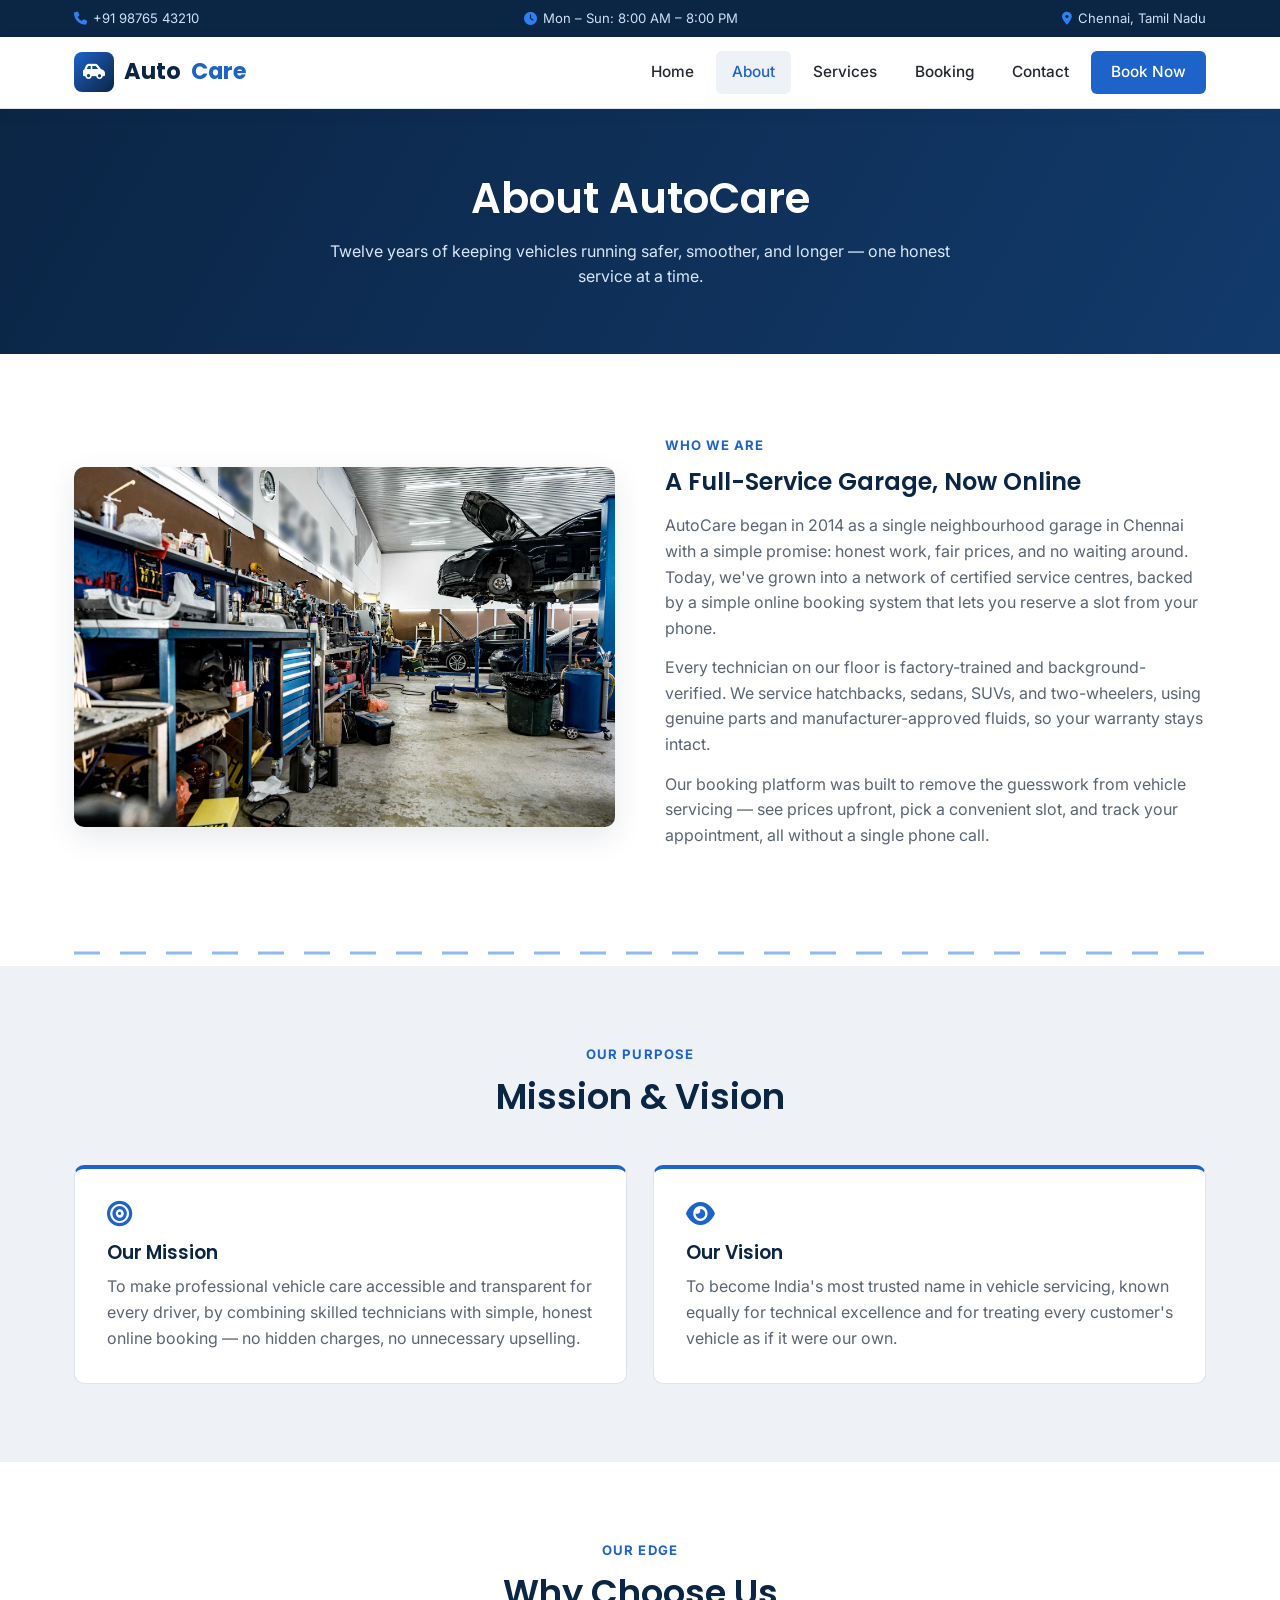
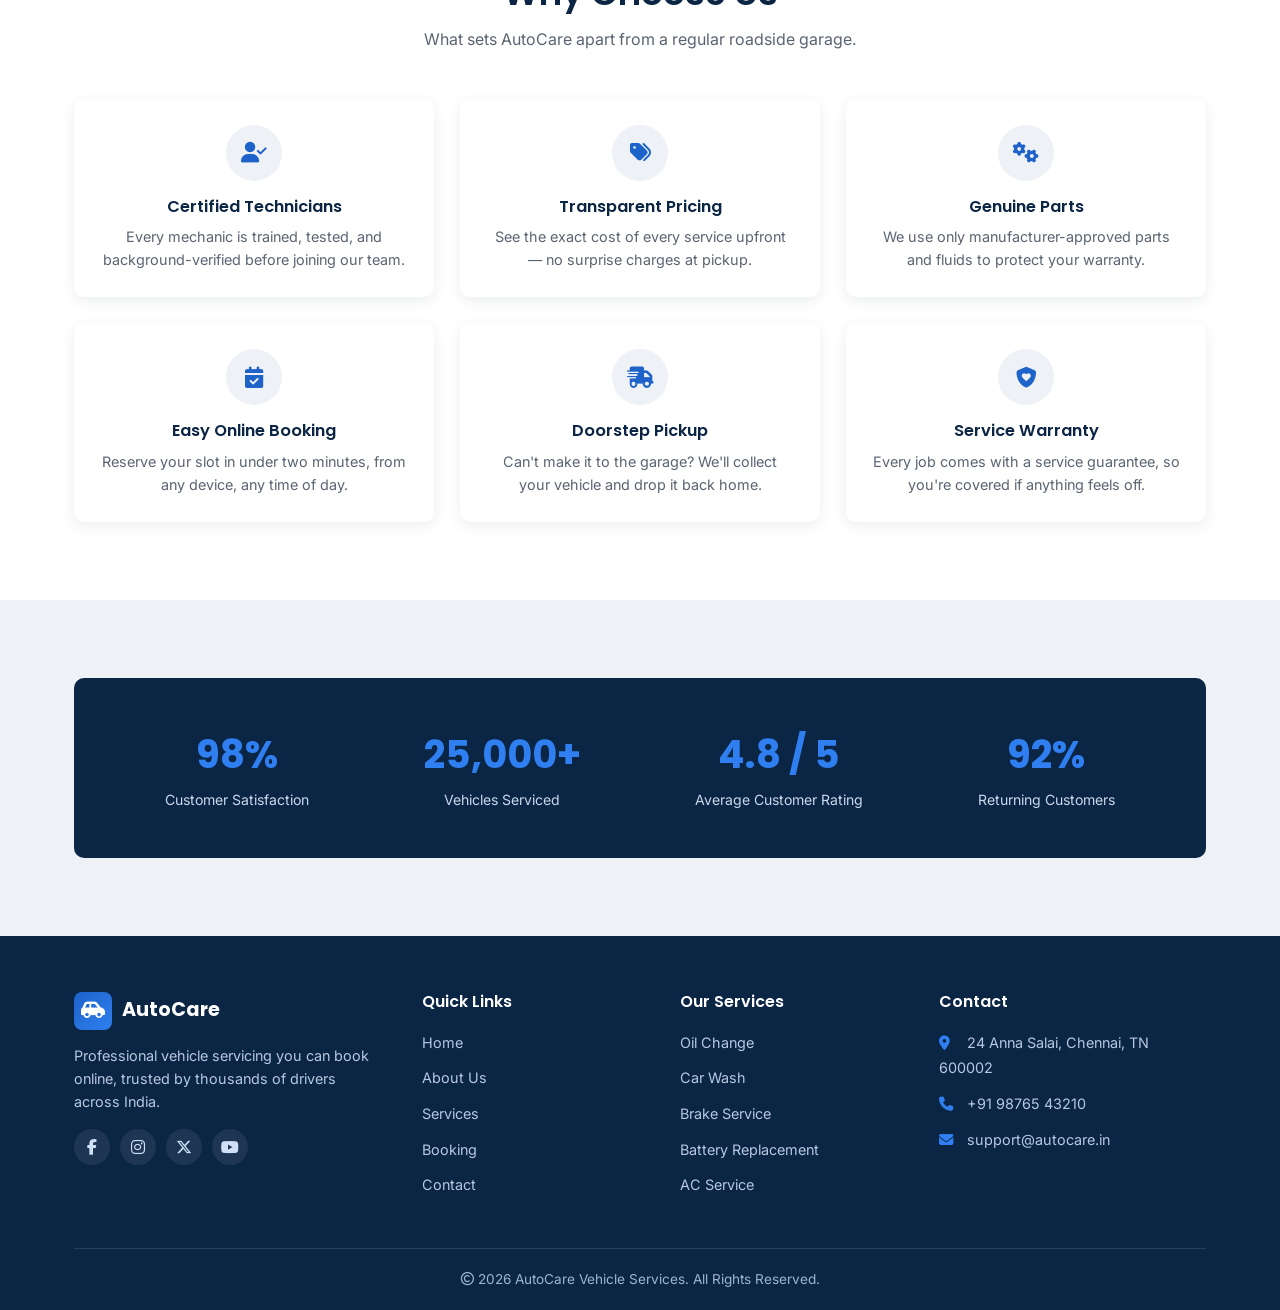
<file: about.html>
<!DOCTYPE html>
<html lang="en">
<head>
<meta charset="UTF-8">
<meta name="viewport" content="width=device-width, initial-scale=1.0">
<title>About Us | AutoCare</title>
<link rel="preconnect" href="https://fonts.googleapis.com">
<link href="https://fonts.googleapis.com/css2?family=Poppins:wght@500;600;700&family=Inter:wght@400;500;600&display=swap" rel="stylesheet">
<link rel="stylesheet" href="https://cdnjs.cloudflare.com/ajax/libs/font-awesome/6.5.1/css/all.min.css">
<link rel="stylesheet" href="style.css">
</head>
<body>

<div class="top-strip">
  <div class="container">
    <span><i class="fa-solid fa-phone"></i> +91 98765 43210</span>
    <span><i class="fa-solid fa-clock"></i> Mon – Sun: 8:00 AM – 8:00 PM</span>
    <span><i class="fa-solid fa-location-dot"></i> Chennai, Tamil Nadu</span>
  </div>
</div>

<header class="navbar">
  <nav class="nav-inner">
    <a href="index.html" class="brand">
      <span class="brand-icon"><i class="fa-solid fa-car-side"></i></span>
      Auto<span>Care</span>
    </a>
    <input type="checkbox" id="nav-toggle" class="nav-toggle-checkbox">
    <label for="nav-toggle" class="nav-toggle-label"><i class="fa-solid fa-bars"></i></label>
    <ul class="nav-links">
      <li><a href="index.html">Home</a></li>
      <li><a href="about.html" class="active">About</a></li>
      <li><a href="services.html">Services</a></li>
      <li><a href="booking.html">Booking</a></li>
      <li><a href="contact.html">Contact</a></li>
      <li><a href="booking.html" class="nav-cta">Book Now</a></li>
    </ul>
  </nav>
</header>

<section class="about-hero">
  <div class="container">
    <h1>About AutoCare</h1>
    <p>Twelve years of keeping vehicles running safer, smoother, and longer — one honest service at a time.</p>
  </div>
</section>

<section>
  <div class="container">
    <div class="about-flex">
      <div class="about-media">
        <img src="images/about.jpg" alt="AutoCare workshop and technicians at work">
      </div>
      <div class="about-text">
        <span class="eyebrow">Who We Are</span>
        <h2>A Full-Service Garage, Now Online</h2>
        <p>AutoCare began in 2014 as a single neighbourhood garage in Chennai with a simple promise: honest work, fair prices, and no waiting around. Today, we've grown into a network of certified service centres, backed by a simple online booking system that lets you reserve a slot from your phone.</p>
        <p>Every technician on our floor is factory-trained and background-verified. We service hatchbacks, sedans, SUVs, and two-wheelers, using genuine parts and manufacturer-approved fluids, so your warranty stays intact.</p>
        <p>Our booking platform was built to remove the guesswork from vehicle servicing — see prices upfront, pick a convenient slot, and track your appointment, all without a single phone call.</p>
      </div>
    </div>
  </div>
</section>

<div class="road-divider"></div>

<section class="section-alt">
  <div class="container">
    <div class="section-head">
      <span class="eyebrow">Our Purpose</span>
      <h2>Mission &amp; Vision</h2>
    </div>
    <div class="mv-grid">
      <div class="mv-card">
        <i class="fa-solid fa-bullseye"></i>
        <h3>Our Mission</h3>
        <p>To make professional vehicle care accessible and transparent for every driver, by combining skilled technicians with simple, honest online booking — no hidden charges, no unnecessary upselling.</p>
      </div>
      <div class="mv-card">
        <i class="fa-solid fa-eye"></i>
        <h3>Our Vision</h3>
        <p>To become India's most trusted name in vehicle servicing, known equally for technical excellence and for treating every customer's vehicle as if it were our own.</p>
      </div>
    </div>
  </div>
</section>

<section>
  <div class="container">
    <div class="section-head">
      <span class="eyebrow">Our Edge</span>
      <h2>Why Choose Us</h2>
      <p>What sets AutoCare apart from a regular roadside garage.</p>
    </div>
    <div class="why-grid">
      <div class="why-item">
        <i class="fa-solid fa-user-check"></i>
        <h4>Certified Technicians</h4>
        <p>Every mechanic is trained, tested, and background-verified before joining our team.</p>
      </div>
      <div class="why-item">
        <i class="fa-solid fa-tags"></i>
        <h4>Transparent Pricing</h4>
        <p>See the exact cost of every service upfront — no surprise charges at pickup.</p>
      </div>
      <div class="why-item">
        <i class="fa-solid fa-gears"></i>
        <h4>Genuine Parts</h4>
        <p>We use only manufacturer-approved parts and fluids to protect your warranty.</p>
      </div>
      <div class="why-item">
        <i class="fa-solid fa-calendar-check"></i>
        <h4>Easy Online Booking</h4>
        <p>Reserve your slot in under two minutes, from any device, any time of day.</p>
      </div>
      <div class="why-item">
        <i class="fa-solid fa-truck-fast"></i>
        <h4>Doorstep Pickup</h4>
        <p>Can't make it to the garage? We'll collect your vehicle and drop it back home.</p>
      </div>
      <div class="why-item">
        <i class="fa-solid fa-shield-heart"></i>
        <h4>Service Warranty</h4>
        <p>Every job comes with a service guarantee, so you're covered if anything feels off.</p>
      </div>
    </div>
  </div>
</section>

<section class="section-alt">
  <div class="container">
    <div class="satisfaction-panel">
      <div>
        <div class="num">98%</div>
        <div class="label">Customer Satisfaction</div>
      </div>
      <div>
        <div class="num">25,000+</div>
        <div class="label">Vehicles Serviced</div>
      </div>
      <div>
        <div class="num">4.8 / 5</div>
        <div class="label">Average Customer Rating</div>
      </div>
      <div>
        <div class="num">92%</div>
        <div class="label">Returning Customers</div>
      </div>
    </div>
  </div>
</section>

<footer class="site-footer">
  <div class="container">
    <div class="footer-grid">
      <div class="footer-col">
        <div class="footer-brand">
          <span class="brand-icon"><i class="fa-solid fa-car-side"></i></span>
          <span>AutoCare</span>
        </div>
        <p>Professional vehicle servicing you can book online, trusted by thousands of drivers across India.</p>
        <div class="social-row">
          <a href="#"><i class="fa-brands fa-facebook-f"></i></a>
          <a href="#"><i class="fa-brands fa-instagram"></i></a>
          <a href="#"><i class="fa-brands fa-x-twitter"></i></a>
          <a href="#"><i class="fa-brands fa-youtube"></i></a>
        </div>
      </div>
      <div class="footer-col">
        <h4>Quick Links</h4>
        <ul>
          <li><a href="index.html">Home</a></li>
          <li><a href="about.html">About Us</a></li>
          <li><a href="services.html">Services</a></li>
          <li><a href="booking.html">Booking</a></li>
          <li><a href="contact.html">Contact</a></li>
        </ul>
      </div>
      <div class="footer-col">
        <h4>Our Services</h4>
        <ul>
          <li><a href="services.html">Oil Change</a></li>
          <li><a href="services.html">Car Wash</a></li>
          <li><a href="services.html">Brake Service</a></li>
          <li><a href="services.html">Battery Replacement</a></li>
          <li><a href="services.html">AC Service</a></li>
        </ul>
      </div>
      <div class="footer-col">
        <h4>Contact</h4>
        <ul>
          <li><a href="#"><i class="fa-solid fa-location-dot"></i> 24 Anna Salai, Chennai, TN 600002</a></li>
          <li><a href="tel:+919876543210"><i class="fa-solid fa-phone"></i> +91 98765 43210</a></li>
          <li><a href="mailto:support@autocare.in"><i class="fa-solid fa-envelope"></i> support@autocare.in</a></li>
        </ul>
      </div>
    </div>
    <div class="footer-bottom">
      <i class="fa-regular fa-copyright"></i> 2026 AutoCare Vehicle Services. All Rights Reserved.
    </div>
  </div>
</footer>

</body>
</html>
</file>
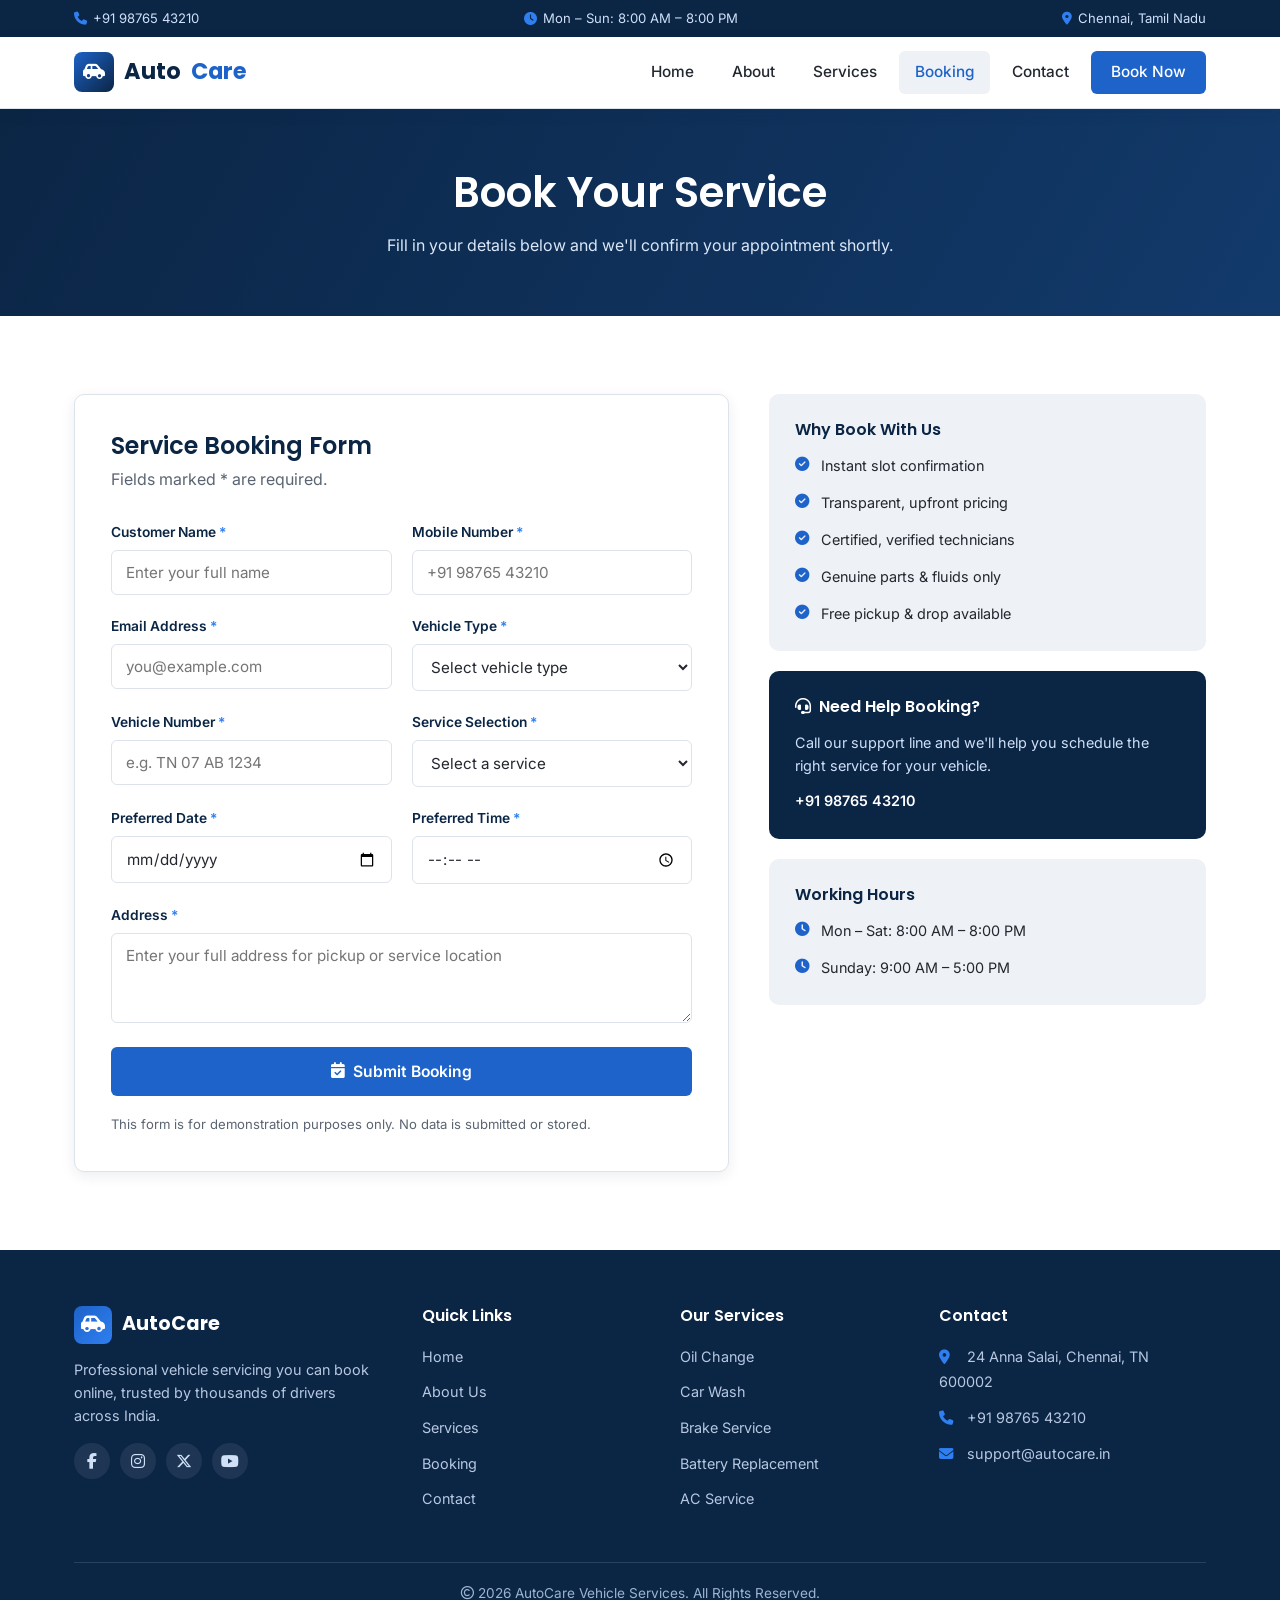
<file: booking.html>
<!DOCTYPE html>
<html lang="en">
<head>
<meta charset="UTF-8">
<meta name="viewport" content="width=device-width, initial-scale=1.0">
<title>Book a Service | AutoCare</title>
<link rel="preconnect" href="https://fonts.googleapis.com">
<link href="https://fonts.googleapis.com/css2?family=Poppins:wght@500;600;700&family=Inter:wght@400;500;600&display=swap" rel="stylesheet">
<link rel="stylesheet" href="https://cdnjs.cloudflare.com/ajax/libs/font-awesome/6.5.1/css/all.min.css">
<link rel="stylesheet" href="style.css">
</head>
<body>

<div class="top-strip">
  <div class="container">
    <span><i class="fa-solid fa-phone"></i> +91 98765 43210</span>
    <span><i class="fa-solid fa-clock"></i> Mon – Sun: 8:00 AM – 8:00 PM</span>
    <span><i class="fa-solid fa-location-dot"></i> Chennai, Tamil Nadu</span>
  </div>
</div>

<header class="navbar">
  <nav class="nav-inner">
    <a href="index.html" class="brand">
      <span class="brand-icon"><i class="fa-solid fa-car-side"></i></span>
      Auto<span>Care</span>
    </a>
    <input type="checkbox" id="nav-toggle" class="nav-toggle-checkbox">
    <label for="nav-toggle" class="nav-toggle-label"><i class="fa-solid fa-bars"></i></label>
    <ul class="nav-links">
      <li><a href="index.html">Home</a></li>
      <li><a href="about.html">About</a></li>
      <li><a href="services.html">Services</a></li>
      <li><a href="booking.html" class="active">Booking</a></li>
      <li><a href="contact.html">Contact</a></li>
      <li><a href="booking.html" class="nav-cta">Book Now</a></li>
    </ul>
  </nav>
</header>

<section class="services-hero">
  <div class="container">
    <h1>Book Your Service</h1>
    <p>Fill in your details below and we'll confirm your appointment shortly.</p>
  </div>
</section>

<section>
  <div class="container">
    <div class="booking-wrap">

      <div class="form-card">
        <h2>Service Booking Form</h2>
        <p>Fields marked <span class="req">*</span> are required.</p>

        <form action="#" method="post">
          <div class="form-grid">

            <div class="form-group">
              <label for="cname">Customer Name <span class="req">*</span></label>
              <input type="text" id="cname" name="customer_name" placeholder="Enter your full name" required>
            </div>

            <div class="form-group">
              <label for="mobile">Mobile Number <span class="req">*</span></label>
              <input type="tel" id="mobile" name="mobile_number" placeholder="+91 98765 43210" pattern="[0-9+ ]{10,15}" required>
            </div>

            <div class="form-group">
              <label for="email">Email Address <span class="req">*</span></label>
              <input type="email" id="email" name="email" placeholder="you@example.com" required>
            </div>

            <div class="form-group">
              <label for="vtype">Vehicle Type <span class="req">*</span></label>
              <select id="vtype" name="vehicle_type" required>
                <option value="" selected disabled>Select vehicle type</option>
                <option value="hatchback">Hatchback</option>
                <option value="sedan">Sedan</option>
                <option value="suv">SUV</option>
                <option value="two-wheeler">Two-Wheeler</option>
                <option value="commercial">Commercial Vehicle</option>
              </select>
            </div>

            <div class="form-group">
              <label for="vnumber">Vehicle Number <span class="req">*</span></label>
              <input type="text" id="vnumber" name="vehicle_number" placeholder="e.g. TN 07 AB 1234" required>
            </div>

            <div class="form-group">
              <label for="service">Service Selection <span class="req">*</span></label>
              <select id="service" name="service_selection" required>
                <option value="" selected disabled>Select a service</option>
                <option value="oil-change">Oil Change – ₹999</option>
                <option value="car-wash">Car Wash – ₹499</option>
                <option value="brake-service">Brake Service – ₹2,499</option>
                <option value="engine-check">Engine Check – ₹1,999</option>
                <option value="battery-replacement">Battery Replacement – ₹4,999</option>
                <option value="ac-service">AC Service – ₹1,499</option>
              </select>
            </div>

            <div class="form-group">
              <label for="pdate">Preferred Date <span class="req">*</span></label>
              <input type="date" id="pdate" name="preferred_date" required>
            </div>

            <div class="form-group">
              <label for="ptime">Preferred Time <span class="req">*</span></label>
              <input type="time" id="ptime" name="preferred_time" required>
            </div>

            <div class="form-group full">
              <label for="address">Address <span class="req">*</span></label>
              <textarea id="address" name="address" placeholder="Enter your full address for pickup or service location" required></textarea>
            </div>

          </div>

          <button type="submit" class="btn btn-primary btn-block" style="margin-top:24px;">
            <i class="fa-solid fa-calendar-check"></i> Submit Booking
          </button>

          <p class="form-note">This form is for demonstration purposes only. No data is submitted or stored.</p>
        </form>
      </div>

      <div class="booking-side">
        <div class="info-card">
          <h4>Why Book With Us</h4>
          <ul class="info-list">
            <li><i class="fa-solid fa-check-circle"></i> Instant slot confirmation</li>
            <li><i class="fa-solid fa-check-circle"></i> Transparent, upfront pricing</li>
            <li><i class="fa-solid fa-check-circle"></i> Certified, verified technicians</li>
            <li><i class="fa-solid fa-check-circle"></i> Genuine parts &amp; fluids only</li>
            <li><i class="fa-solid fa-check-circle"></i> Free pickup &amp; drop available</li>
          </ul>
        </div>

        <div class="info-card dark">
          <h4><i class="fa-solid fa-headset"></i>&nbsp; Need Help Booking?</h4>
          <p>Call our support line and we'll help you schedule the right service for your vehicle.</p>
          <p style="margin-top:12px;font-weight:600;color:#fff;">+91 98765 43210</p>
        </div>

        <div class="info-card">
          <h4>Working Hours</h4>
          <ul class="info-list">
            <li><i class="fa-solid fa-clock"></i> Mon – Sat: 8:00 AM – 8:00 PM</li>
            <li><i class="fa-solid fa-clock"></i> Sunday: 9:00 AM – 5:00 PM</li>
          </ul>
        </div>
      </div>

    </div>
  </div>
</section>

<footer class="site-footer">
  <div class="container">
    <div class="footer-grid">
      <div class="footer-col">
        <div class="footer-brand">
          <span class="brand-icon"><i class="fa-solid fa-car-side"></i></span>
          <span>AutoCare</span>
        </div>
        <p>Professional vehicle servicing you can book online, trusted by thousands of drivers across India.</p>
        <div class="social-row">
          <a href="#"><i class="fa-brands fa-facebook-f"></i></a>
          <a href="#"><i class="fa-brands fa-instagram"></i></a>
          <a href="#"><i class="fa-brands fa-x-twitter"></i></a>
          <a href="#"><i class="fa-brands fa-youtube"></i></a>
        </div>
      </div>
      <div class="footer-col">
        <h4>Quick Links</h4>
        <ul>
          <li><a href="index.html">Home</a></li>
          <li><a href="about.html">About Us</a></li>
          <li><a href="services.html">Services</a></li>
          <li><a href="booking.html">Booking</a></li>
          <li><a href="contact.html">Contact</a></li>
        </ul>
      </div>
      <div class="footer-col">
        <h4>Our Services</h4>
        <ul>
          <li><a href="services.html">Oil Change</a></li>
          <li><a href="services.html">Car Wash</a></li>
          <li><a href="services.html">Brake Service</a></li>
          <li><a href="services.html">Battery Replacement</a></li>
          <li><a href="services.html">AC Service</a></li>
        </ul>
      </div>
      <div class="footer-col">
        <h4>Contact</h4>
        <ul>
          <li><a href="#"><i class="fa-solid fa-location-dot"></i> 24 Anna Salai, Chennai, TN 600002</a></li>
          <li><a href="tel:+919876543210"><i class="fa-solid fa-phone"></i> +91 98765 43210</a></li>
          <li><a href="mailto:support@autocare.in"><i class="fa-solid fa-envelope"></i> support@autocare.in</a></li>
        </ul>
      </div>
    </div>
    <div class="footer-bottom">
      <i class="fa-regular fa-copyright"></i> 2026 AutoCare Vehicle Services. All Rights Reserved.
    </div>
  </div>
</footer>

</body>
</html>
</file>
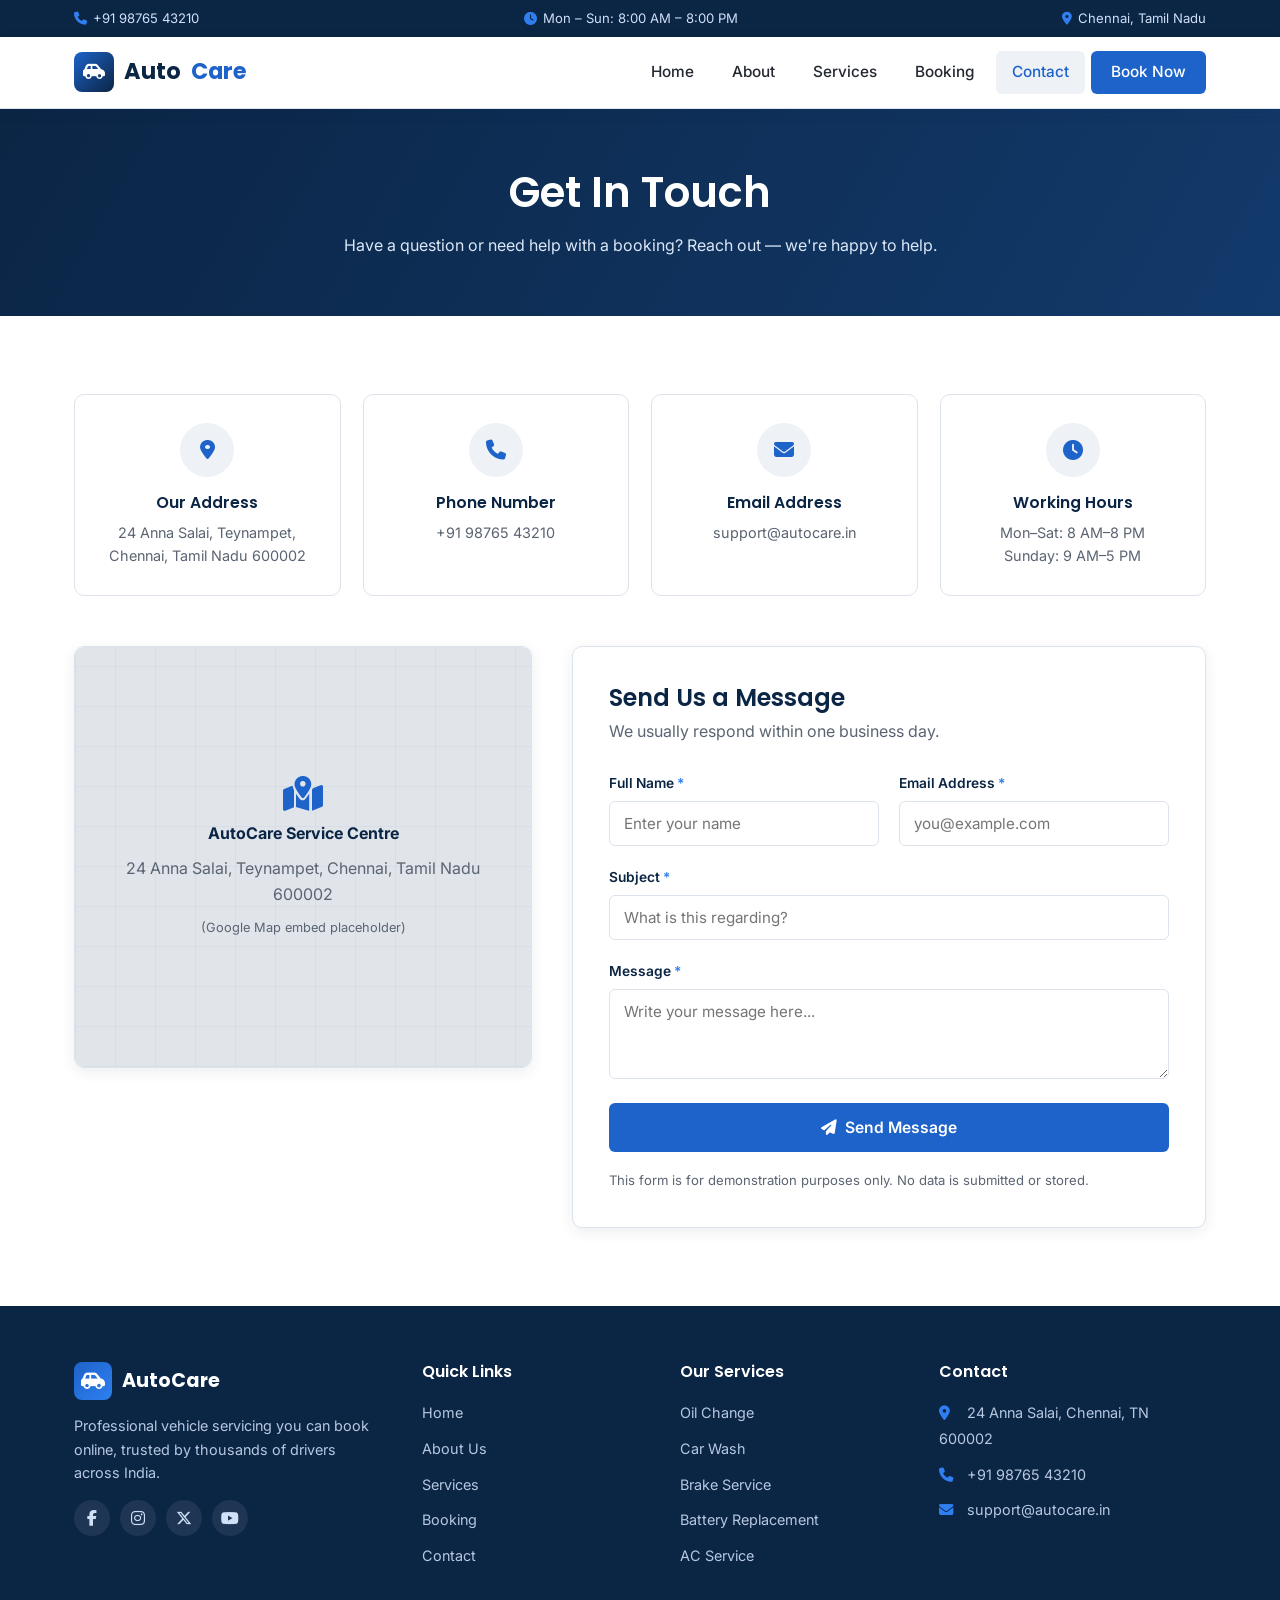
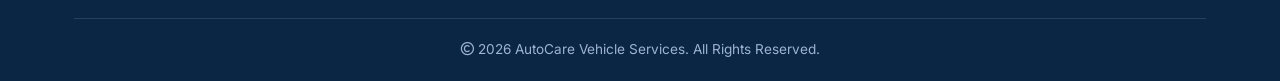
<file: contact.html>
<!DOCTYPE html>
<html lang="en">
<head>
<meta charset="UTF-8">
<meta name="viewport" content="width=device-width, initial-scale=1.0">
<title>Contact Us | AutoCare</title>
<link rel="preconnect" href="https://fonts.googleapis.com">
<link href="https://fonts.googleapis.com/css2?family=Poppins:wght@500;600;700&family=Inter:wght@400;500;600&display=swap" rel="stylesheet">
<link rel="stylesheet" href="https://cdnjs.cloudflare.com/ajax/libs/font-awesome/6.5.1/css/all.min.css">
<link rel="stylesheet" href="style.css">
</head>
<body>

<div class="top-strip">
  <div class="container">
    <span><i class="fa-solid fa-phone"></i> +91 98765 43210</span>
    <span><i class="fa-solid fa-clock"></i> Mon – Sun: 8:00 AM – 8:00 PM</span>
    <span><i class="fa-solid fa-location-dot"></i> Chennai, Tamil Nadu</span>
  </div>
</div>

<header class="navbar">
  <nav class="nav-inner">
    <a href="index.html" class="brand">
      <span class="brand-icon"><i class="fa-solid fa-car-side"></i></span>
      Auto<span>Care</span>
    </a>
    <input type="checkbox" id="nav-toggle" class="nav-toggle-checkbox">
    <label for="nav-toggle" class="nav-toggle-label"><i class="fa-solid fa-bars"></i></label>
    <ul class="nav-links">
      <li><a href="index.html">Home</a></li>
      <li><a href="about.html">About</a></li>
      <li><a href="services.html">Services</a></li>
      <li><a href="booking.html">Booking</a></li>
      <li><a href="contact.html" class="active">Contact</a></li>
      <li><a href="booking.html" class="nav-cta">Book Now</a></li>
    </ul>
  </nav>
</header>

<section class="contact-hero">
  <div class="container">
    <h1>Get In Touch</h1>
    <p>Have a question or need help with a booking? Reach out — we're happy to help.</p>
  </div>
</section>

<section>
  <div class="container">

    <div class="contact-grid">
      <div class="contact-info-card">
        <i class="fa-solid fa-location-dot"></i>
        <h4>Our Address</h4>
        <p>24 Anna Salai, Teynampet, Chennai, Tamil Nadu 600002</p>
      </div>
      <div class="contact-info-card">
        <i class="fa-solid fa-phone"></i>
        <h4>Phone Number</h4>
        <p>+91 98765 43210</p>
      </div>
      <div class="contact-info-card">
        <i class="fa-solid fa-envelope"></i>
        <h4>Email Address</h4>
        <p>support@autocare.in</p>
      </div>
      <div class="contact-info-card">
        <i class="fa-solid fa-clock"></i>
        <h4>Working Hours</h4>
        <p>Mon–Sat: 8 AM–8 PM<br>Sunday: 9 AM–5 PM</p>
      </div>
    </div>

    <div class="contact-split">

      <div class="map-wrap">
        <div class="map-placeholder">
          <i class="fa-solid fa-map-location-dot"></i>
          <strong>AutoCare Service Centre</strong>
          <span>24 Anna Salai, Teynampet, Chennai, Tamil Nadu 600002</span>
          <span style="font-size:0.8rem;">(Google Map embed placeholder)</span>
        </div>
      </div>

      <div class="form-card">
        <h2>Send Us a Message</h2>
        <p>We usually respond within one business day.</p>

        <form action="#" method="post">
          <div class="form-grid">
            <div class="form-group">
              <label for="fname">Full Name <span class="req">*</span></label>
              <input type="text" id="fname" name="full_name" placeholder="Enter your name" required>
            </div>
            <div class="form-group">
              <label for="femail">Email Address <span class="req">*</span></label>
              <input type="email" id="femail" name="email" placeholder="you@example.com" required>
            </div>
            <div class="form-group full">
              <label for="fsubject">Subject <span class="req">*</span></label>
              <input type="text" id="fsubject" name="subject" placeholder="What is this regarding?" required>
            </div>
            <div class="form-group full">
              <label for="fmessage">Message <span class="req">*</span></label>
              <textarea id="fmessage" name="message" placeholder="Write your message here..." required></textarea>
            </div>
          </div>
          <button type="submit" class="btn btn-primary btn-block" style="margin-top:24px;">
            <i class="fa-solid fa-paper-plane"></i> Send Message
          </button>
          <p class="form-note">This form is for demonstration purposes only. No data is submitted or stored.</p>
        </form>
      </div>

    </div>
  </div>
</section>

<footer class="site-footer">
  <div class="container">
    <div class="footer-grid">
      <div class="footer-col">
        <div class="footer-brand">
          <span class="brand-icon"><i class="fa-solid fa-car-side"></i></span>
          <span>AutoCare</span>
        </div>
        <p>Professional vehicle servicing you can book online, trusted by thousands of drivers across India.</p>
        <div class="social-row">
          <a href="#"><i class="fa-brands fa-facebook-f"></i></a>
          <a href="#"><i class="fa-brands fa-instagram"></i></a>
          <a href="#"><i class="fa-brands fa-x-twitter"></i></a>
          <a href="#"><i class="fa-brands fa-youtube"></i></a>
        </div>
      </div>
      <div class="footer-col">
        <h4>Quick Links</h4>
        <ul>
          <li><a href="index.html">Home</a></li>
          <li><a href="about.html">About Us</a></li>
          <li><a href="services.html">Services</a></li>
          <li><a href="booking.html">Booking</a></li>
          <li><a href="contact.html">Contact</a></li>
        </ul>
      </div>
      <div class="footer-col">
        <h4>Our Services</h4>
        <ul>
          <li><a href="services.html">Oil Change</a></li>
          <li><a href="services.html">Car Wash</a></li>
          <li><a href="services.html">Brake Service</a></li>
          <li><a href="services.html">Battery Replacement</a></li>
          <li><a href="services.html">AC Service</a></li>
        </ul>
      </div>
      <div class="footer-col">
        <h4>Contact</h4>
        <ul>
          <li><a href="#"><i class="fa-solid fa-location-dot"></i> 24 Anna Salai, Chennai, TN 600002</a></li>
          <li><a href="tel:+919876543210"><i class="fa-solid fa-phone"></i> +91 98765 43210</a></li>
          <li><a href="mailto:support@autocare.in"><i class="fa-solid fa-envelope"></i> support@autocare.in</a></li>
        </ul>
      </div>
    </div>
    <div class="footer-bottom">
      <i class="fa-regular fa-copyright"></i> 2026 AutoCare Vehicle Services. All Rights Reserved.
    </div>
  </div>
</footer>

</body>
</html>
</file>
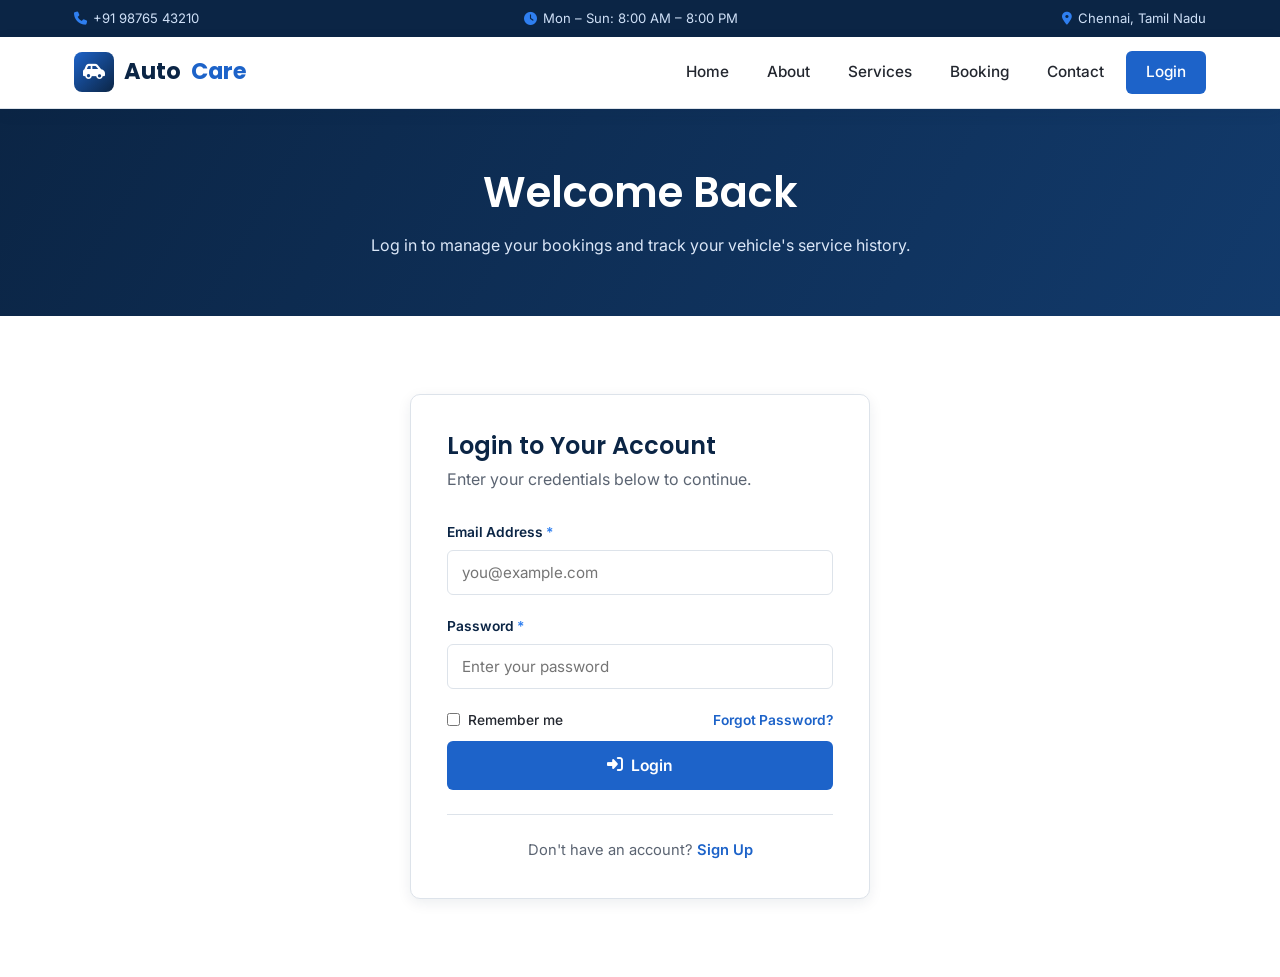
<file: login.html>
<!DOCTYPE html>
<html lang="en">
<head>
<meta charset="UTF-8">
<meta name="viewport" content="width=device-width, initial-scale=1.0">
<title>Login | AutoCare</title>
<link rel="preconnect" href="https://fonts.googleapis.com">
<link href="https://fonts.googleapis.com/css2?family=Poppins:wght@500;600;700&family=Inter:wght@400;500;600&display=swap" rel="stylesheet">
<link rel="stylesheet" href="https://cdnjs.cloudflare.com/ajax/libs/font-awesome/6.5.1/css/all.min.css">
<link rel="stylesheet" href="style.css">
</head>
<body>

<div class="top-strip">
  <div class="container">
    <span><i class="fa-solid fa-phone"></i> +91 98765 43210</span>
    <span><i class="fa-solid fa-clock"></i> Mon – Sun: 8:00 AM – 8:00 PM</span>
    <span><i class="fa-solid fa-location-dot"></i> Chennai, Tamil Nadu</span>
  </div>
</div>

<header class="navbar">
  <nav class="nav-inner">
    <a href="index.html" class="brand">
      <span class="brand-icon"><i class="fa-solid fa-car-side"></i></span>
      Auto<span>Care</span>
    </a>
    <input type="checkbox" id="nav-toggle" class="nav-toggle-checkbox">
    <label for="nav-toggle" class="nav-toggle-label"><i class="fa-solid fa-bars"></i></label>
    <ul class="nav-links">
      <li><a href="index.html">Home</a></li>
      <li><a href="about.html">About</a></li>
      <li><a href="services.html">Services</a></li>
      <li><a href="booking.html">Booking</a></li>
      <li><a href="contact.html">Contact</a></li>
      <li><a href="login.html" class="nav-cta">Login</a></li>
    </ul>
  </nav>
</header>

<section class="services-hero">
  <div class="container">
    <h1>Welcome Back</h1>
    <p>Log in to manage your bookings and track your vehicle's service history.</p>
  </div>
</section>

<section>
  <div class="container">
    <div style="max-width:460px;margin:0 auto;">

      <div class="form-card">
        <h2>Login to Your Account</h2>
        <p>Enter your credentials below to continue.</p>

        <form action="index.html" method="get">
          <div class="form-grid" style="grid-template-columns:1fr;">

            <div class="form-group">
              <label for="login-email">Email Address <span class="req">*</span></label>
              <input type="email" id="login-email" name="email" placeholder="you@example.com" required>
            </div>

            <div class="form-group">
              <label for="login-password">Password <span class="req">*</span></label>
              <input type="password" id="login-password" name="password" placeholder="Enter your password" required>
            </div>

            <div class="form-group" style="flex-direction:row;align-items:center;justify-content:space-between;">
              <label style="display:flex;align-items:center;gap:8px;font-weight:500;color:var(--gray-dark);">
                <input type="checkbox" name="remember" style="width:auto;">
                Remember me
              </label>
              <a href="#" style="color:var(--blue);font-size:0.86rem;font-weight:600;">Forgot Password?</a>
            </div>

          </div>

          <button type="submit" class="btn btn-primary btn-block" style="margin-top:10px;">
            <i class="fa-solid fa-right-to-bracket"></i> Login
          </button>
          <a href="index.html" class="brand"></a>

        <div style="text-align:center;margin-top:24px;padding-top:24px;border-top:1px solid var(--gray-line);">
          <p style="color:var(--gray);font-size:0.92rem;">
            Don't have an account?
            <a href="#" style="color:var(--blue);font-weight:600;">Sign Up</a>
          </p>
        </div>
      </div>

    </div>
  </div>
</section>

</body>
</html>
</file>
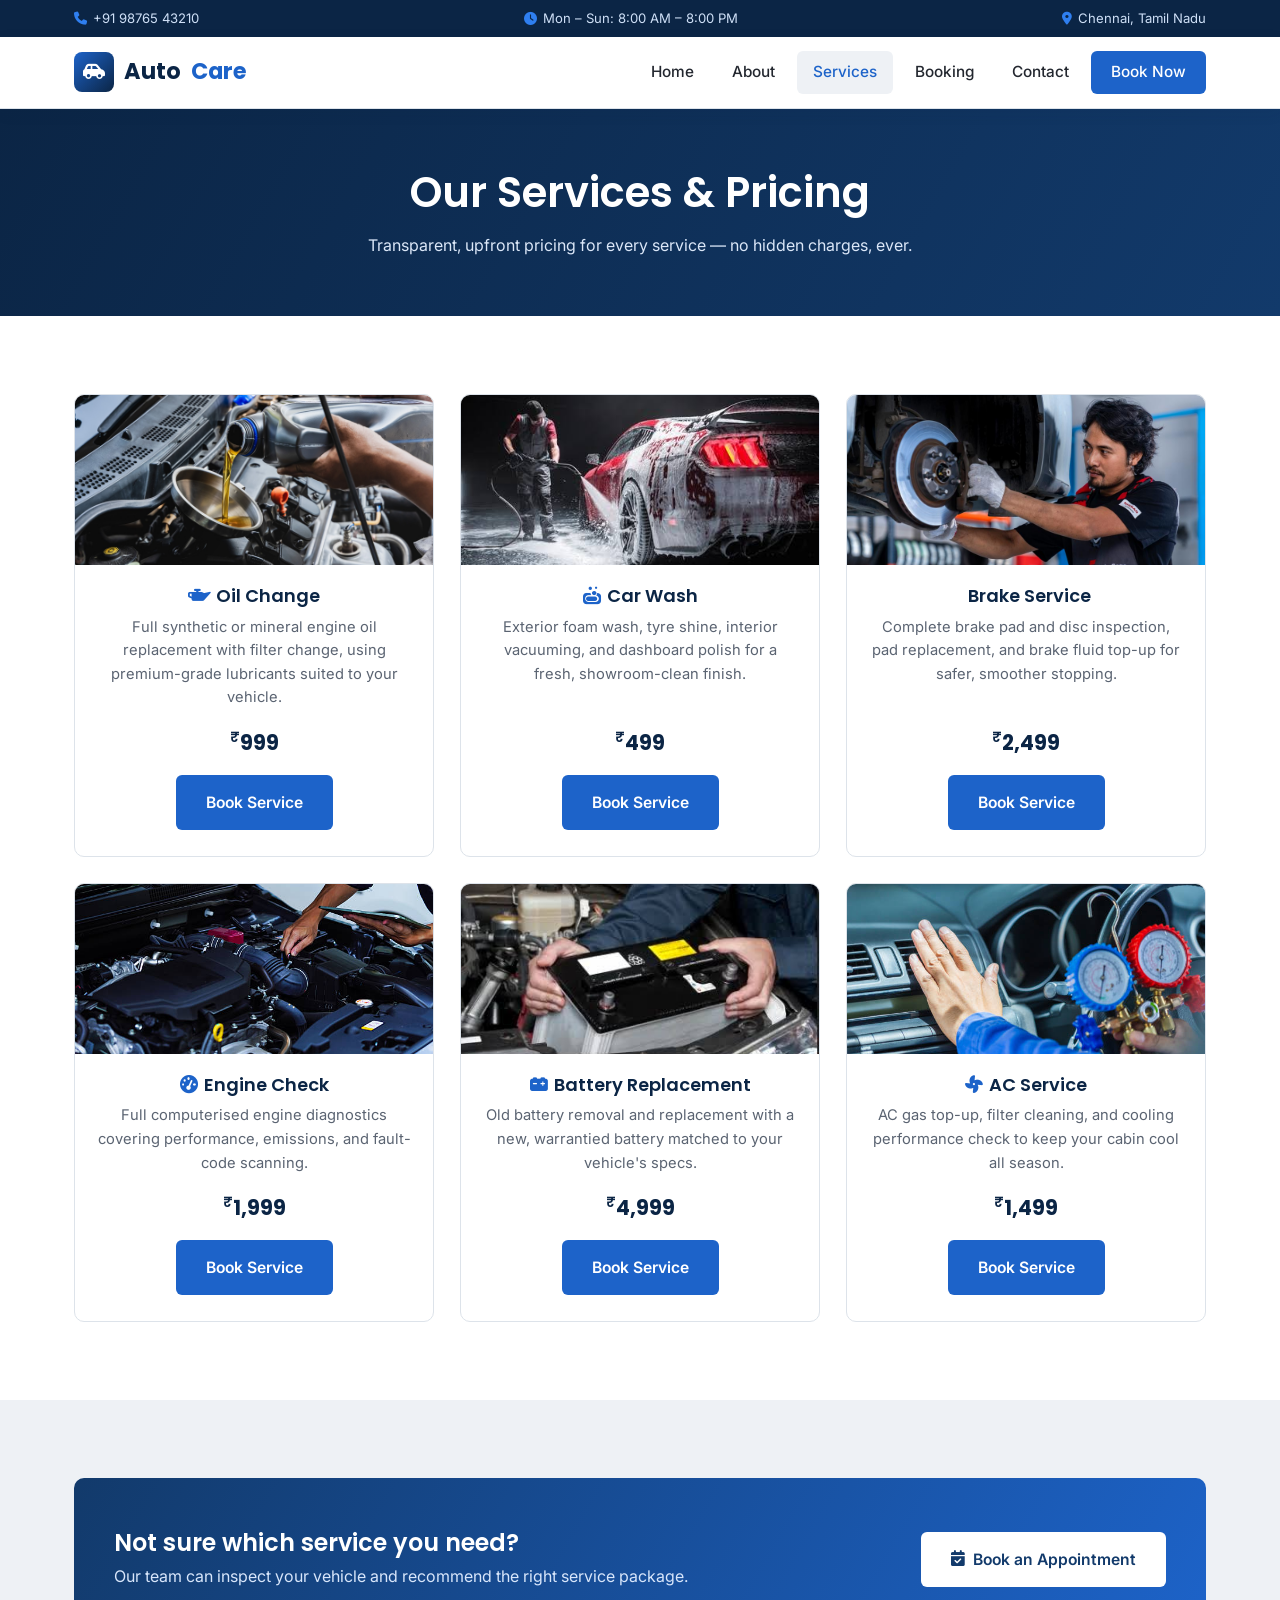
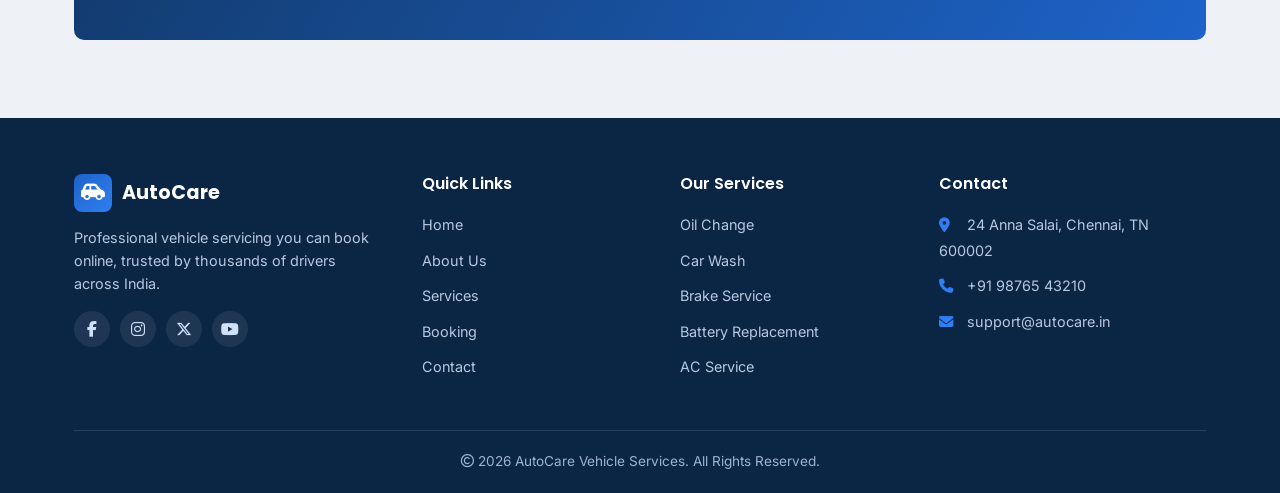
<file: services.html>
<!DOCTYPE html>
<html lang="en">
<head>
<meta charset="UTF-8">
<meta name="viewport" content="width=device-width, initial-scale=1.0">
<title>Our Services | AutoCare</title>
<link rel="preconnect" href="https://fonts.googleapis.com">
<link href="https://fonts.googleapis.com/css2?family=Poppins:wght@500;600;700&family=Inter:wght@400;500;600&display=swap" rel="stylesheet">
<link rel="stylesheet" href="https://cdnjs.cloudflare.com/ajax/libs/font-awesome/6.5.1/css/all.min.css">
<link rel="stylesheet" href="style.css">
</head>
<body>

<div class="top-strip">
  <div class="container">
    <span><i class="fa-solid fa-phone"></i> +91 98765 43210</span>
    <span><i class="fa-solid fa-clock"></i> Mon – Sun: 8:00 AM – 8:00 PM</span>
    <span><i class="fa-solid fa-location-dot"></i> Chennai, Tamil Nadu</span>
  </div>
</div>

<header class="navbar">
  <nav class="nav-inner">
    <a href="index.html" class="brand">
      <span class="brand-icon"><i class="fa-solid fa-car-side"></i></span>
      Auto<span>Care</span>
    </a>
    <input type="checkbox" id="nav-toggle" class="nav-toggle-checkbox">
    <label for="nav-toggle" class="nav-toggle-label"><i class="fa-solid fa-bars"></i></label>
    <ul class="nav-links">
      <li><a href="index.html">Home</a></li>
      <li><a href="about.html">About</a></li>
      <li><a href="services.html" class="active">Services</a></li>
      <li><a href="booking.html">Booking</a></li>
      <li><a href="contact.html">Contact</a></li>
      <li><a href="booking.html" class="nav-cta">Book Now</a></li>
    </ul>
  </nav>
</header>

<section class="services-hero">
  <div class="container">
    <h1>Our Services &amp; Pricing</h1>
    <p>Transparent, upfront pricing for every service — no hidden charges, ever.</p>
  </div>
</section>

<section>
  <div class="container">

    <div class="grid-3">

      <div class="service-card">
        <div class="card-media">
          <img src="images/oil change.jpg" alt="Oil change service">
        </div>
        <div class="card-body">
          <h3><i class="fa-solid fa-oil-can" style="color:var(--blue);margin-right:6px;"></i>Oil Change</h3>
          <p>Full synthetic or mineral engine oil replacement with filter change, using premium-grade lubricants suited to your vehicle.</p>
          <div class="price-row">
            <span class="price-tag"><sup>₹</sup>999</span>
          </div>
          <a href="#" class="btn btn-primary">Book Service</a>
        </div>
      </div>

      <div class="service-card">
        <div class="card-media">
          <img src="images/car wash.jpg" alt="Car wash service">
        </div>
        <div class="card-body">
          <h3><i class="fa-solid fa-soap" style="color:var(--blue);margin-right:6px;"></i>Car Wash</h3>
          <p>Exterior foam wash, tyre shine, interior vacuuming, and dashboard polish for a fresh, showroom-clean finish.</p>
          <div class="price-row">
            <span class="price-tag"><sup>₹</sup>499</span>
          </div>
          <a href="#" class="btn btn-primary">Book Service</a>
        </div>
      </div>

      <div class="service-card">
        <div class="card-media">
          <img src="images/car brake.jpg" alt="Brake service">
        </div>
        <div class="card-body">
          <h3><i class="fa-solid fa-brake-warning" style="color:var(--blue);margin-right:6px;"></i>Brake Service</h3>
          <p>Complete brake pad and disc inspection, pad replacement, and brake fluid top-up for safer, smoother stopping.</p>
          <div class="price-row">
            <span class="price-tag"><sup>₹</sup>2,499</span>
          </div>
          <a href="#" class="btn btn-primary">Book Service</a>
        </div>
      </div>

      <div class="service-card">
        <div class="card-media">
          <img src="images/engine check.jpg" alt="Engine check service">
        </div>
        <div class="card-body">
          <h3><i class="fa-solid fa-gauge-high" style="color:var(--blue);margin-right:6px;"></i>Engine Check</h3>
          <p>Full computerised engine diagnostics covering performance, emissions, and fault-code scanning.</p>
          <div class="price-row">
            <span class="price-tag"><sup>₹</sup>1,999</span>
          </div>
          <a href="#" class="btn btn-primary">Book Service</a>
        </div>
      </div>

      <div class="service-card">
        <div class="card-media">
          <img src="images/battery.jpg" alt="Battery replacement service">
        </div>
        <div class="card-body">
          <h3><i class="fa-solid fa-car-battery" style="color:var(--blue);margin-right:6px;"></i>Battery Replacement</h3>
          <p>Old battery removal and replacement with a new, warrantied battery matched to your vehicle's specs.</p>
          <div class="price-row">
            <span class="price-tag"><sup>₹</sup>4,999</span>
          </div>
          <a href="#" class="btn btn-primary">Book Service</a>
        </div>
      </div>

      <div class="service-card">
        <div class="card-media">
          <img src="images/ac check.jpg" alt="AC service">
        </div>
        <div class="card-body">
          <h3><i class="fa-solid fa-fan" style="color:var(--blue);margin-right:6px;"></i>AC Service</h3>
          <p>AC gas top-up, filter cleaning, and cooling performance check to keep your cabin cool all season.</p>
          <div class="price-row">
            <span class="price-tag"><sup>₹</sup>1,499</span>
          </div>
          <a href="#" class="btn btn-primary">Book Service</a>
        </div>
      </div>

    </div>
  </div>
</section>

<section class="section-alt">
  <div class="container">
    <div class="cta-banner">
      <div>
        <h3>Not sure which service you need?</h3>
        <p>Our team can inspect your vehicle and recommend the right service package.</p>
      </div>
      <a href="booking.html" class="btn btn-primary" style="background:#ffffff;color:var(--blue-deep);">
        <i class="fa-solid fa-calendar-check"></i> Book an Appointment
      </a>
    </div>
  </div>
</section>

<footer class="site-footer">
  <div class="container">
    <div class="footer-grid">
      <div class="footer-col">
        <div class="footer-brand">
          <span class="brand-icon"><i class="fa-solid fa-car-side"></i></span>
          <span>AutoCare</span>
        </div>
        <p>Professional vehicle servicing you can book online, trusted by thousands of drivers across India.</p>
        <div class="social-row">
          <a href="#"><i class="fa-brands fa-facebook-f"></i></a>
          <a href="#"><i class="fa-brands fa-instagram"></i></a>
          <a href="#"><i class="fa-brands fa-x-twitter"></i></a>
          <a href="#"><i class="fa-brands fa-youtube"></i></a>
        </div>
      </div>
      <div class="footer-col">
        <h4>Quick Links</h4>
        <ul>
          <li><a href="index.html">Home</a></li>
          <li><a href="about.html">About Us</a></li>
          <li><a href="services.html">Services</a></li>
          <li><a href="booking.html">Booking</a></li>
          <li><a href="contact.html">Contact</a></li>
        </ul>
      </div>
      <div class="footer-col">
        <h4>Our Services</h4>
        <ul>
          <li><a href="services.html">Oil Change</a></li>
          <li><a href="services.html">Car Wash</a></li>
          <li><a href="services.html">Brake Service</a></li>
          <li><a href="services.html">Battery Replacement</a></li>
          <li><a href="services.html">AC Service</a></li>
        </ul>
      </div>
      <div class="footer-col">
        <h4>Contact</h4>
        <ul>
          <li><a href="#"><i class="fa-solid fa-location-dot"></i> 24 Anna Salai, Chennai, TN 600002</a></li>
          <li><a href="tel:+919876543210"><i class="fa-solid fa-phone"></i> +91 98765 43210</a></li>
          <li><a href="mailto:support@autocare.in"><i class="fa-solid fa-envelope"></i> support@autocare.in</a></li>
        </ul>
      </div>
    </div>
    <div class="footer-bottom">
      <i class="fa-regular fa-copyright"></i> 2026 AutoCare Vehicle Services. All Rights Reserved.
    </div>
  </div>
</footer>

</body>
</html>
</file>
<file: style.css>
/* =====================================================
   AutoCare — Vehicle Service Booking System
   Single stylesheet for all pages
   ===================================================== */

:root {
  --navy: #0b2545;
  --blue-deep: #123a6b;
  --blue: #1d63c9;
  --blue-bright: #2f7ff0;
  --gray-dark: #23272f;
  --gray: #5b6472;
  --gray-light: #eef1f5;
  --gray-line: #dde3ea;
  --white: #ffffff;
  --price: #0b2545;
  --success: #1d9a6c;
  --radius: 10px;
  --shadow: 0 10px 30px rgba(11, 37, 69, 0.10);
  --shadow-soft: 0 4px 14px rgba(11, 37, 69, 0.08);
  --font-display: 'Poppins', 'Segoe UI', sans-serif;
  --font-body: 'Inter', 'Segoe UI', sans-serif;
}

* { box-sizing: border-box; margin: 0; padding: 0; }

html { scroll-behavior: smooth; }

body {
  font-family: var(--font-body);
  color: var(--gray-dark);
  background: var(--white);
  line-height: 1.6;
  -webkit-font-smoothing: antialiased;
}

img { max-width: 100%; display: block; }

a { text-decoration: none; color: inherit; }

ul { list-style: none; }

h1, h2, h3, h4 {
  font-family: var(--font-display);
  color: var(--navy);
  line-height: 1.25;
  font-weight: 600;
}

.container {
  width: 100%;
  max-width: 1180px;
  margin: 0 auto;
  padding: 0 24px;
}

/* =====================================================
   Road-dash divider — signature element
   ===================================================== */
.road-divider {
  position: relative;
  height: 26px;
  margin: 0 auto;
  width: 100%;
  max-width: 1180px;
  overflow: hidden;
}
.road-divider::before {
  content: "";
  position: absolute;
  top: 50%;
  left: 24px;
  right: 24px;
  height: 3px;
  transform: translateY(-50%);
  background-image: repeating-linear-gradient(
    to right,
    var(--blue-bright) 0px,
    var(--blue-bright) 26px,
    transparent 26px,
    transparent 46px
  );
  opacity: 0.55;
}

/* =====================================================
   Top utility strip
   ===================================================== */
.top-strip {
  background: var(--navy);
  color: #cfe0f7;
  font-size: 0.82rem;
}
.top-strip .container {
  display: flex;
  justify-content: space-between;
  align-items: center;
  padding-top: 8px;
  padding-bottom: 8px;
  flex-wrap: wrap;
  gap: 6px;
}
.top-strip span { display: inline-flex; align-items: center; gap: 6px; }
.top-strip .fa-solid, .top-strip .fa-brands { color: var(--blue-bright); }

/* =====================================================
   Navigation
   ===================================================== */
.navbar {
  background: var(--white);
  border-bottom: 1px solid var(--gray-line);
  position: sticky;
  top: 0;
  z-index: 500;
  box-shadow: var(--shadow-soft);
}
.nav-inner {
  display: flex;
  align-items: center;
  justify-content: space-between;
  padding: 14px 24px;
  max-width: 1180px;
  margin: 0 auto;
}
.brand {
  display: flex;
  align-items: center;
  gap: 10px;
  font-family: var(--font-display);
  font-weight: 700;
  font-size: 1.4rem;
  color: var(--navy);
}
.brand .brand-icon {
  width: 40px;
  height: 40px;
  border-radius: 8px;
  background: linear-gradient(135deg, var(--blue) 0%, var(--navy) 100%);
  color: var(--white);
  display: flex;
  align-items: center;
  justify-content: center;
  font-size: 1.1rem;
}
.brand span { color: var(--blue); }

.nav-links {
  display: flex;
  gap: 6px;
  align-items: center;
}
.nav-links li a {
  display: inline-block;
  padding: 9px 16px;
  font-weight: 500;
  font-size: 0.96rem;
  color: var(--gray-dark);
  border-radius: 6px;
  transition: background 0.2s ease, color 0.2s ease;
}
.nav-links li a:hover,
.nav-links li a.active {
  background: var(--gray-light);
  color: var(--blue);
}
.nav-links li a.nav-cta {
  background: var(--blue);
  color: var(--white);
  padding: 9px 20px;
}
.nav-links li a.nav-cta:hover {
  background: var(--navy);
  color: var(--white);
}

/* Logged-in user widget (navbar corner) */
.user-account {
  display: flex;
  align-items: center;
  gap: 10px;
  margin-left: 18px;
  padding-left: 18px;
  border-left: 1px solid var(--gray-line);
}
.user-avatar {
  width: 40px;
  height: 40px;
  border-radius: 50%;
  background: linear-gradient(135deg, var(--blue) 0%, var(--navy) 100%);
  color: var(--white);
  display: flex;
  align-items: center;
  justify-content: center;
  font-family: var(--font-display);
  font-weight: 700;
  font-size: 0.95rem;
  flex-shrink: 0;
}
.user-info {
  display: flex;
  flex-direction: column;
  line-height: 1.25;
}
.user-info .user-name {
  font-size: 0.88rem;
  font-weight: 600;
  color: var(--navy);
}
.user-info .user-role {
  font-size: 0.75rem;
  color: var(--gray);
}
.user-account .fa-chevron-down {
  font-size: 0.7rem;
  color: var(--gray);
  margin-left: 2px;
}

@media (max-width: 980px) {
  .user-info { display: none; }
  .user-account { margin-left: 10px; padding-left: 10px; }
}
@media (max-width: 760px) {
  .user-account {
    margin-left: 0;
    padding-left: 0;
    border-left: none;
    padding: 14px 24px;
    border-top: 1px solid var(--gray-line);
  }
  .user-info { display: flex; }
}

/* Checkbox-driven mobile nav toggle (CSS only) */
.nav-toggle-checkbox { display: none; }
.nav-toggle-label {
  display: none;
  font-size: 1.4rem;
  color: var(--navy);
  cursor: pointer;
  padding: 4px 8px;
}

/* =====================================================
   Hero
   ===================================================== */
.hero {
  position: relative;
  min-height: 78vh;
  display: flex;
  align-items: center;
  color: var(--white);
  background:
    linear-gradient(115deg, rgba(11,37,69,0.92) 0%, rgba(11,37,69,0.72) 45%, rgba(29,99,201,0.55) 100%),
    url("images/hero-garage.jpg") center/cover no-repeat;
}
.hero-content { max-width: 640px; padding: 60px 0; }
.hero-eyebrow {
  display: inline-flex;
  align-items: center;
  gap: 8px;
  background: rgba(255,255,255,0.12);
  border: 1px solid rgba(255,255,255,0.25);
  padding: 6px 14px;
  border-radius: 30px;
  font-size: 0.82rem;
  letter-spacing: 0.06em;
  text-transform: uppercase;
  margin-bottom: 22px;
}
.hero h1 {
  color: var(--white);
  font-size: clamp(2.1rem, 4.5vw, 3.2rem);
  margin-bottom: 18px;
}
.hero p {
  font-size: 1.08rem;
  color: #dfe9f7;
  margin-bottom: 30px;
  max-width: 520px;
}
.hero-actions { display: flex; gap: 14px; flex-wrap: wrap; }

/* =====================================================
   Buttons
   ===================================================== */
.btn {
  display: inline-flex;
  align-items: center;
  gap: 8px;
  padding: 13px 28px;
  border-radius: 6px;
  font-weight: 600;
  font-size: 0.98rem;
  font-family: var(--font-body);
  border: 2px solid transparent;
  cursor: pointer;
  transition: transform 0.18s ease, box-shadow 0.18s ease, background 0.18s ease, color 0.18s ease;
}
.btn-primary {
  background: var(--blue);
  color: var(--white);
}
.btn-primary:hover {
  background: var(--blue-bright);
  transform: translateY(-2px);
  box-shadow: 0 10px 22px rgba(47,127,240,0.35);
}
.btn-outline {
  background: transparent;
  border-color: rgba(255,255,255,0.6);
  color: var(--white);
}
.btn-outline:hover {
  background: rgba(255,255,255,0.14);
  transform: translateY(-2px);
}
.btn-dark-outline {
  background: transparent;
  border-color: var(--navy);
  color: var(--navy);
}
.btn-dark-outline:hover {
  background: var(--navy);
  color: var(--white);
  transform: translateY(-2px);
}
.btn-block { width: 100%; justify-content: center; }

/* =====================================================
   Section framework
   ===================================================== */
section { padding: 78px 0; }
.section-alt { background: var(--gray-light); }
.section-head { text-align: center; max-width: 620px; margin: 0 auto 46px; }
.section-head .eyebrow {
  color: var(--blue);
  font-weight: 700;
  letter-spacing: 0.08em;
  text-transform: uppercase;
  font-size: 0.82rem;
  margin-bottom: 10px;
  display: block;
}
.section-head h2 { font-size: clamp(1.6rem, 3vw, 2.2rem); margin-bottom: 12px; }
.section-head p { color: var(--gray); }

/* =====================================================
   Service cards grid (home teaser + services page)
   ===================================================== */
.grid-4 {
  display: grid;
  grid-template-columns: repeat(4, 1fr);
  gap: 26px;
}
.grid-3 {
  display: grid;
  grid-template-columns: repeat(3, 1fr);
  gap: 26px;
}

.service-card {
  background: var(--white);
  border: 1px solid var(--gray-line);
  border-radius: var(--radius);
  overflow: hidden;
  transition: transform 0.22s ease, box-shadow 0.22s ease, border-color 0.22s ease;
  display: flex;
  flex-direction: column;
}
.service-card:hover {
  transform: translateY(-8px);
  box-shadow: var(--shadow);
  border-color: transparent;
}
.service-card .card-media {
  height: 170px;
  overflow: hidden;
  background: var(--gray-light);
}
.service-card .card-media img {
  width: 100%; height: 100%; object-fit: cover;
  transition: transform 0.4s ease;
}
.service-card:hover .card-media img { transform: scale(1.08); }

.card-icon-badge {
  width: 58px;
  height: 58px;
  border-radius: 50%;
  background: linear-gradient(135deg, var(--blue) 0%, var(--navy) 100%);
  color: var(--white);
  display: flex;
  align-items: center;
  justify-content: center;
  font-size: 1.4rem;
  margin: 24px auto 0;
}
.card-body { padding: 20px 22px 26px; text-align: center; flex: 1; display: flex; flex-direction: column; }
.card-body h3 { font-size: 1.12rem; margin-bottom: 8px; }
.card-body p { color: var(--gray); font-size: 0.92rem; flex: 1; margin-bottom: 16px; }

.price-tag {
  display: inline-block;
  font-family: var(--font-display);
  font-weight: 700;
  font-size: 1.3rem;
  color: var(--price);
  margin-bottom: 16px;
}
.price-tag sup { font-size: 0.9rem; font-weight: 600; }

.card-body .btn { align-self: center; }

/* =====================================================
   Home — stats / why strip
   ===================================================== */
.stats-strip {
  background: var(--navy);
  color: var(--white);
}
.stats-strip .grid-4 { gap: 20px; }
.stat-item { text-align: center; padding: 10px; }
.stat-item .num {
  font-family: var(--font-display);
  font-size: 2.2rem;
  font-weight: 700;
  color: var(--blue-bright);
}
.stat-item .label { color: #c9d8ec; font-size: 0.9rem; margin-top: 6px; }

/* =====================================================
   Process steps (home)
   ===================================================== */
.steps { display: grid; grid-template-columns: repeat(4, 1fr); gap: 26px; counter-reset: step; }
.step {
  background: var(--white);
  border: 1px solid var(--gray-line);
  border-radius: var(--radius);
  padding: 28px 22px;
  position: relative;
}
.step .step-num {
  font-family: var(--font-display);
  font-weight: 700;
  font-size: 0.85rem;
  color: var(--blue);
  border: 2px solid var(--blue);
  width: 34px; height: 34px;
  border-radius: 50%;
  display: flex; align-items: center; justify-content: center;
  margin-bottom: 16px;
}
.step h4 { font-size: 1.02rem; margin-bottom: 8px; }
.step p { color: var(--gray); font-size: 0.9rem; }

/* =====================================================
   CTA banner
   ===================================================== */
.cta-banner {
  background: linear-gradient(120deg, var(--blue-deep), var(--blue));
  color: var(--white);
  border-radius: var(--radius);
  padding: 50px 40px;
  display: flex;
  align-items: center;
  justify-content: space-between;
  flex-wrap: wrap;
  gap: 20px;
}
.cta-banner h3 { color: var(--white); font-size: 1.5rem; margin-bottom: 6px; }
.cta-banner p { color: #d8e6fb; }

/* =====================================================
   About page
   ===================================================== */
.about-hero {
  background: linear-gradient(120deg, var(--navy), var(--blue-deep));
  color: var(--white);
  padding: 64px 0;
  text-align: center;
}
.about-hero h1 { color: var(--white); font-size: clamp(1.9rem, 4vw, 2.6rem); }
.about-hero p { color: #dbe7f8; max-width: 620px; margin: 14px auto 0; }

.about-flex {
  display: flex;
  align-items: center;
  gap: 50px;
}
.about-flex .about-media { flex: 1; }
.about-flex .about-media img { border-radius: var(--radius); box-shadow: var(--shadow); }
.about-flex .about-text { flex: 1; }
.about-text .eyebrow {
  color: var(--blue); font-weight: 700; letter-spacing: 0.08em; text-transform: uppercase; font-size: 0.82rem;
}
.about-text h2 { margin: 10px 0 16px; }
.about-text p { color: var(--gray); margin-bottom: 14px; }

.mv-grid { display: grid; grid-template-columns: repeat(2, 1fr); gap: 26px; }
.mv-card {
  background: var(--white);
  border: 1px solid var(--gray-line);
  border-radius: var(--radius);
  padding: 32px;
  border-top: 4px solid var(--blue);
}
.mv-card .fa-solid { font-size: 1.6rem; color: var(--blue); margin-bottom: 14px; }
.mv-card h3 { margin-bottom: 10px; }
.mv-card p { color: var(--gray); }

.why-grid { display: grid; grid-template-columns: repeat(3, 1fr); gap: 26px; }
.why-item {
  background: var(--white);
  border-radius: var(--radius);
  padding: 26px;
  text-align: center;
  box-shadow: var(--shadow-soft);
}
.why-item .fa-solid {
  width: 56px; height: 56px; border-radius: 50%;
  background: var(--gray-light); color: var(--blue);
  display: flex; align-items: center; justify-content: center;
  font-size: 1.3rem; margin: 0 auto 16px;
}
.why-item h4 { margin-bottom: 8px; font-size: 1.02rem; }
.why-item p { color: var(--gray); font-size: 0.9rem; }

.satisfaction-panel {
  background: var(--navy);
  color: var(--white);
  border-radius: var(--radius);
  padding: 46px;
  display: flex;
  align-items: center;
  justify-content: space-around;
  flex-wrap: wrap;
  gap: 24px;
  text-align: center;
}
.satisfaction-panel .num {
  font-family: var(--font-display);
  font-size: 2.4rem;
  font-weight: 700;
  color: var(--blue-bright);
}
.satisfaction-panel .label { color: #c9d8ec; font-size: 0.88rem; margin-top: 4px; }

/* =====================================================
   Services page
   ===================================================== */
.services-hero {
  background: linear-gradient(120deg, var(--navy), var(--blue-deep));
  color: var(--white);
  padding: 58px 0;
  text-align: center;
}
.services-hero h1 { color: var(--white); font-size: clamp(1.9rem, 4vw, 2.6rem); }
.services-hero p { color: #dbe7f8; max-width: 600px; margin: 14px auto 0; }

.service-card .card-body .price-row {
  display: flex;
  align-items: baseline;
  justify-content: center;
  gap: 6px;
}

/* =====================================================
   Booking page — form
   ===================================================== */
.booking-wrap {
  display: grid;
  grid-template-columns: 1.5fr 1fr;
  gap: 40px;
  align-items: start;
}
.form-card {
  background: var(--white);
  border: 1px solid var(--gray-line);
  border-radius: var(--radius);
  padding: 36px;
  box-shadow: var(--shadow-soft);
}
.form-card h2 { margin-bottom: 6px; }
.form-card > p { color: var(--gray); margin-bottom: 28px; }

.form-grid {
  display: grid;
  grid-template-columns: 1fr 1fr;
  gap: 20px;
}
.form-group { display: flex; flex-direction: column; gap: 7px; }
.form-group.full { grid-column: 1 / -1; }
.form-group label {
  font-size: 0.86rem;
  font-weight: 600;
  color: var(--navy);
}
.form-group label .req { color: var(--blue-bright); }
.form-group input,
.form-group select,
.form-group textarea {
  padding: 12px 14px;
  border: 1px solid var(--gray-line);
  border-radius: 6px;
  font-family: var(--font-body);
  font-size: 0.95rem;
  color: var(--gray-dark);
  background: var(--white);
  transition: border-color 0.2s ease, box-shadow 0.2s ease;
}
.form-group textarea { resize: vertical; min-height: 90px; }
.form-group input:focus,
.form-group select:focus,
.form-group textarea:focus {
  outline: none;
  border-color: var(--blue);
  box-shadow: 0 0 0 3px rgba(29,99,201,0.15);
}
.form-note {
  font-size: 0.82rem;
  color: var(--gray);
  margin-top: 18px;
}

.booking-side {
  display: flex;
  flex-direction: column;
  gap: 20px;
}
.info-card {
  background: var(--gray-light);
  border-radius: var(--radius);
  padding: 26px;
}
.info-card h4 { margin-bottom: 14px; font-size: 1rem; }
.info-list li {
  display: flex;
  gap: 12px;
  align-items: flex-start;
  margin-bottom: 14px;
  font-size: 0.9rem;
  color: var(--gray-dark);
}
.info-list li .fa-solid { color: var(--blue); margin-top: 3px; }
.info-list li:last-child { margin-bottom: 0; }

.info-card.dark {
  background: var(--navy);
  color: var(--white);
}
.info-card.dark h4 { color: var(--white); }
.info-card.dark p { color: #cfe0f7; font-size: 0.9rem; }

/* =====================================================
   Contact page
   ===================================================== */
.contact-hero {
  background: linear-gradient(120deg, var(--navy), var(--blue-deep));
  color: var(--white);
  padding: 58px 0;
  text-align: center;
}
.contact-hero h1 { color: var(--white); font-size: clamp(1.9rem, 4vw, 2.6rem); }
.contact-hero p { color: #dbe7f8; max-width: 600px; margin: 14px auto 0; }

.contact-grid {
  display: grid;
  grid-template-columns: repeat(4, 1fr);
  gap: 22px;
  margin-bottom: 50px;
}
.contact-info-card {
  background: var(--white);
  border: 1px solid var(--gray-line);
  border-radius: var(--radius);
  padding: 28px 22px;
  text-align: center;
  transition: transform 0.2s ease, box-shadow 0.2s ease;
}
.contact-info-card:hover { transform: translateY(-6px); box-shadow: var(--shadow); }
.contact-info-card .fa-solid {
  width: 54px; height: 54px; border-radius: 50%;
  background: var(--gray-light); color: var(--blue);
  display: flex; align-items: center; justify-content: center;
  font-size: 1.25rem; margin: 0 auto 16px;
}
.contact-info-card h4 { font-size: 0.98rem; margin-bottom: 8px; }
.contact-info-card p { color: var(--gray); font-size: 0.9rem; }

.contact-split {
  display: grid;
  grid-template-columns: 1fr 1fr;
  gap: 40px;
  align-items: start;
}
.map-wrap {
  border-radius: var(--radius);
  overflow: hidden;
  border: 1px solid var(--gray-line);
  box-shadow: var(--shadow-soft);
}
.map-placeholder {
  height: 100%;
  min-height: 420px;
  background:
    linear-gradient(rgba(11,37,69,0.06), rgba(11,37,69,0.06)),
    repeating-linear-gradient(0deg, #e4e9ef 0 1px, transparent 1px 40px),
    repeating-linear-gradient(90deg, #e4e9ef 0 1px, transparent 1px 40px);
  background-color: #eef1f5;
  display: flex;
  flex-direction: column;
  align-items: center;
  justify-content: center;
  color: var(--gray);
  text-align: center;
  gap: 10px;
  padding: 20px;
}
.map-placeholder .fa-solid {
  font-size: 2.2rem;
  color: var(--blue);
}
.map-placeholder strong { color: var(--navy); }

/* =====================================================
   Footer
   ===================================================== */
.site-footer {
  background: var(--navy);
  color: #cfe0f7;
  padding: 56px 0 0;
}
.footer-grid {
  display: grid;
  grid-template-columns: 1.4fr 1fr 1fr 1.2fr;
  gap: 36px;
  padding-bottom: 40px;
  border-bottom: 1px solid rgba(255,255,255,0.12);
}
.footer-col h4 {
  color: var(--white);
  font-size: 1rem;
  margin-bottom: 18px;
}
.footer-brand { display: flex; align-items: center; gap: 10px; margin-bottom: 14px; }
.footer-brand .brand-icon {
  width: 38px; height: 38px; border-radius: 8px;
  background: linear-gradient(135deg, var(--blue) 0%, var(--blue-bright) 100%);
  display: flex; align-items: center; justify-content: center; color: var(--white);
}
.footer-brand span { font-family: var(--font-display); font-weight: 700; color: var(--white); font-size: 1.2rem; }
.footer-col p { font-size: 0.9rem; color: #b7c8e0; }
.footer-col ul li { margin-bottom: 10px; }
.footer-col ul li a {
  font-size: 0.9rem;
  color: #b7c8e0;
  transition: color 0.2s ease, padding-left 0.2s ease;
}
.footer-col ul li a:hover { color: var(--blue-bright); padding-left: 4px; }
.footer-col ul li .fa-solid { width: 16px; color: var(--blue-bright); margin-right: 8px; }

.social-row { display: flex; gap: 10px; margin-top: 16px; }
.social-row a {
  width: 36px; height: 36px; border-radius: 50%;
  background: rgba(255,255,255,0.08);
  display: flex; align-items: center; justify-content: center;
  transition: background 0.2s ease, transform 0.2s ease;
}
.social-row a:hover { background: var(--blue-bright); transform: translateY(-3px); }

.footer-bottom {
  padding: 20px 0;
  text-align: center;
  font-size: 0.85rem;
  color: #9db3d1;
}
.footer-bottom .fa-solid { color: var(--blue-bright); }

/* =====================================================
   Responsive
   ===================================================== */
@media (max-width: 980px) {
  .grid-4 { grid-template-columns: repeat(2, 1fr); }
  .grid-3 { grid-template-columns: repeat(2, 1fr); }
  .steps { grid-template-columns: repeat(2, 1fr); }
  .mv-grid { grid-template-columns: 1fr; }
  .why-grid { grid-template-columns: repeat(2, 1fr); }
  .about-flex { flex-direction: column; }
  .booking-wrap { grid-template-columns: 1fr; }
  .contact-grid { grid-template-columns: repeat(2, 1fr); }
  .contact-split { grid-template-columns: 1fr; }
  .footer-grid { grid-template-columns: 1fr 1fr; }
}

@media (max-width: 760px) {
  .nav-toggle-label { display: block; }
  .nav-links {
    position: absolute;
    top: 100%;
    left: 0;
    right: 0;
    background: var(--white);
    flex-direction: column;
    align-items: stretch;
    gap: 0;
    max-height: 0;
    overflow: hidden;
    transition: max-height 0.3s ease;
    border-bottom: 1px solid var(--gray-line);
  }
  .nav-toggle-checkbox:checked ~ .nav-links {
    max-height: 420px;
  }
  .nav-links li a { border-radius: 0; padding: 14px 24px; border-bottom: 1px solid var(--gray-line); }
  .nav-links li a.nav-cta { margin: 10px 24px; border-radius: 6px; }

  .top-strip .container { justify-content: center; text-align: center; }

  .grid-4, .grid-3, .why-grid { grid-template-columns: 1fr; }
  .steps { grid-template-columns: 1fr; }
  .form-grid { grid-template-columns: 1fr; }
  .contact-grid { grid-template-columns: 1fr; }
  .footer-grid { grid-template-columns: 1fr; gap: 30px; }
  .cta-banner { flex-direction: column; text-align: center; }
  .satisfaction-panel { flex-direction: column; }
  section { padding: 56px 0; }
}
</file>
